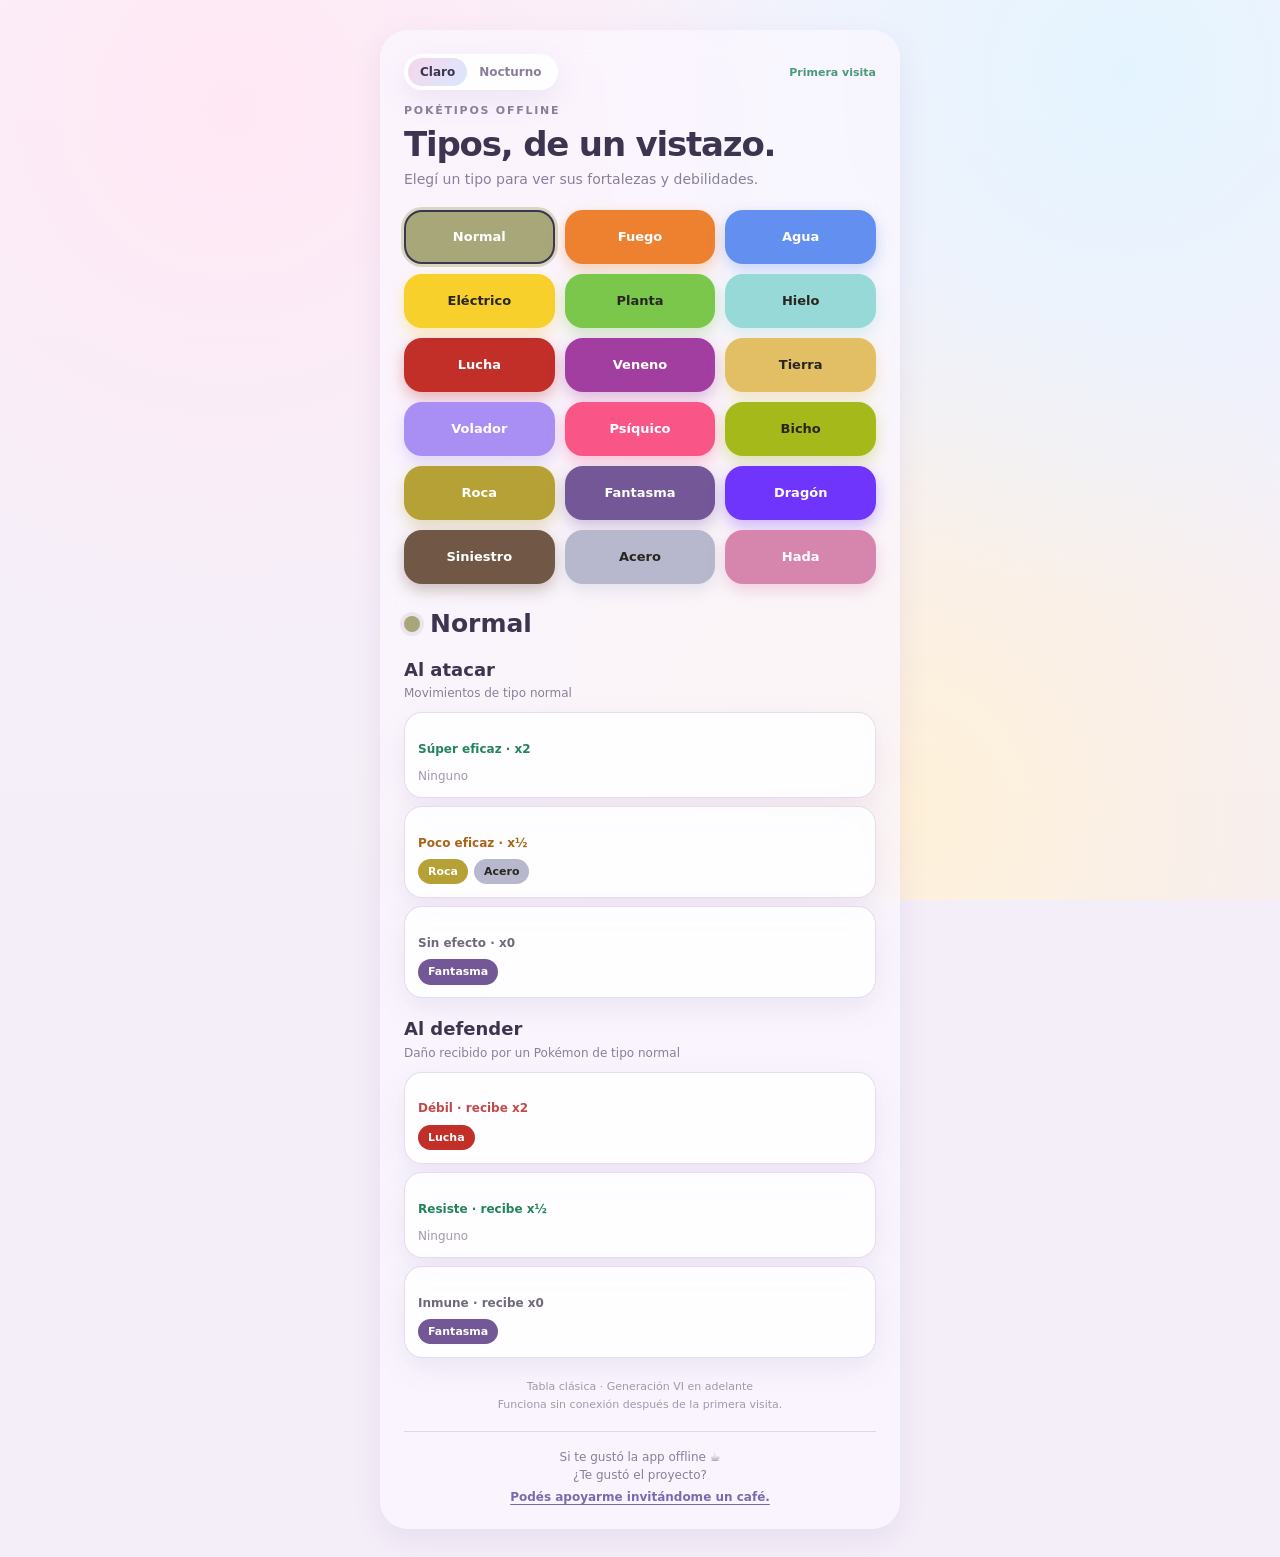
<file: index.html>
<!doctype html>
<html lang="es">
<head>
  <meta charset="utf-8">
  <meta name="viewport" content="width=device-width, initial-scale=1, viewport-fit=cover">
  <meta name="theme-color" content="#f4eef8">
  <meta name="description" content="Consultá fortalezas, debilidades y efectividades de los 18 tipos Pokémon, incluso sin conexión.">
  <link rel="manifest" href="./manifest.webmanifest">
  <link rel="icon" type="image/png" sizes="192x192" href="./icons/icon-192.png">
  <link rel="apple-touch-icon" href="./icons/icon-192.png">
  <link rel="stylesheet" href="./styles.css">
  <title>PokéTipos Offline</title>
</head>
<body>
  <main class="app-shell">
    <header class="app-header">
      <div class="top-bar">
        <div class="theme-switch" role="group" aria-label="Tema">
          <button id="theme-light" type="button" class="theme-btn" aria-pressed="true">Claro</button>
          <button id="theme-dark" type="button" class="theme-btn" aria-pressed="false">Nocturno</button>
        </div>
        <span id="connection-state" class="connection-state" role="status">Offline listo</span>
      </div>
      <div class="brand-line">
        <span class="eyebrow">POKÉTIPOS OFFLINE</span>
      </div>
      <h1>Tipos, de un vistazo.</h1>
      <p class="intro">Elegí un tipo para ver sus fortalezas y debilidades.</p>
    </header>

    <section aria-label="Seleccionar tipo">
      <div id="type-grid" class="type-grid" role="group" aria-label="18 tipos disponibles"></div>
    </section>

    <section class="details" aria-live="polite" aria-atomic="false">
      <div class="selected-type">
        <span id="selected-swatch" class="selected-swatch" aria-hidden="true"></span>
        <h2 id="selected-name">Normal</h2>
      </div>
      <div class="matchup-section">
        <h3>Al atacar</h3>
        <p id="attack-caption" class="section-caption"></p>
        <div id="attack-groups" class="effect-groups"></div>
      </div>
      <div class="matchup-section">
        <h3>Al defender</h3>
        <p id="defense-caption" class="section-caption"></p>
        <div id="defense-groups" class="effect-groups"></div>
      </div>
    </section>

    <footer class="app-footer">
      <button id="install-button" class="install-button" type="button" hidden>Instalar PokéTipos Offline</button>
      <p>Tabla clásica · Generación VI en adelante</p>
      <p>Funciona sin conexión después de la primera visita.</p>
      <div class="support-note">
        <p>Si te gustó la app offline ☕</p>
        <p>¿Te gustó el proyecto?</p>
        <a href="https://ko-fi.com/martinmartinezgarcia" target="_blank" rel="noopener noreferrer">Podés apoyarme invitándome un café.</a>
      </div>
    </footer>
  </main>
  <script src="./app.js" defer></script>
</body>
</html>
</file>
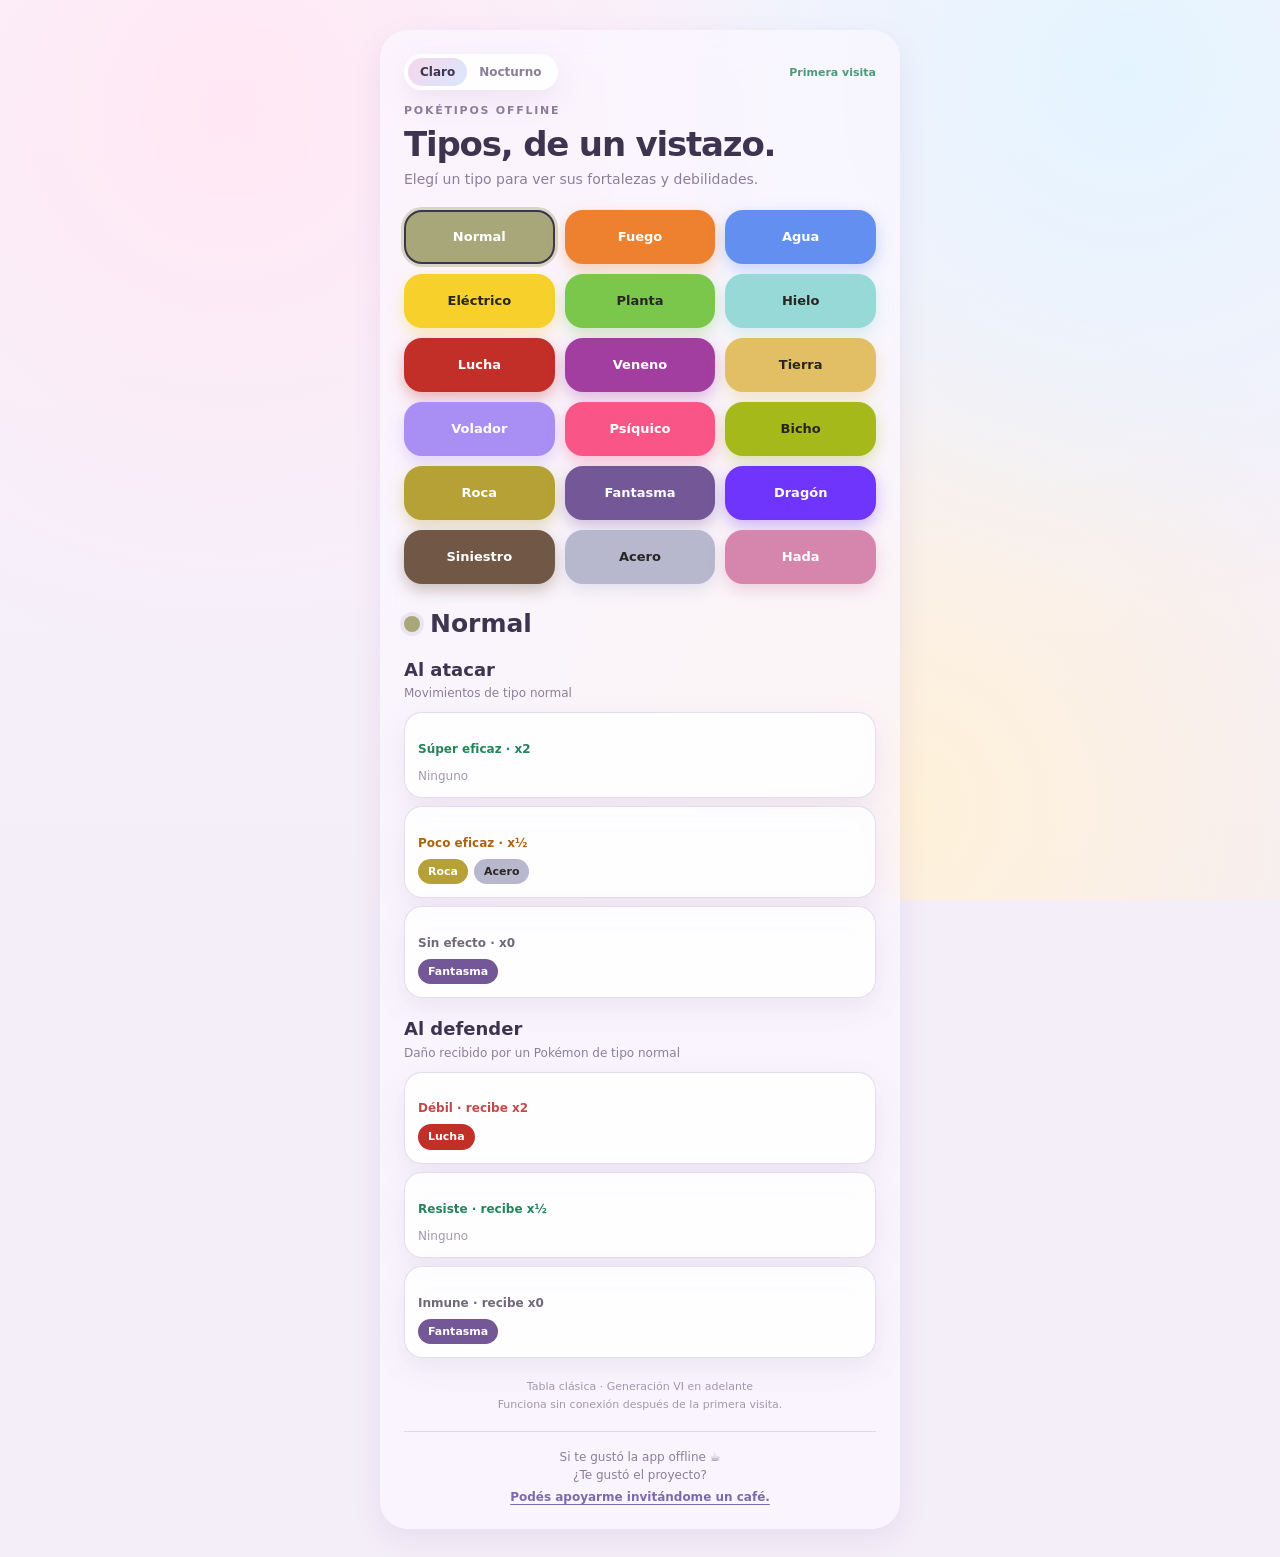
<file: preview/index.html>
<!doctype html>
<html lang="es">
<head>
  <meta charset="utf-8">
  <meta name="viewport" content="width=device-width, initial-scale=1">
  <meta http-equiv="refresh" content="0; url=../index.html">
  <title>PokéTipos</title>
</head>
<body>
  <p><a href="../index.html">Abrir PokéTipos</a></p>
</body>
</html>
</file>
<file: styles.css>
:root {
  color-scheme: light;
  --bg: #f4eef8;
  --bg-soft: #fbf7ff;
  --ink: #3d3550;
  --muted: #8a7f9a;
  --muted-2: #a398ad;
  --card: rgba(255, 255, 255, 0.78);
  --line: rgba(180, 160, 200, 0.35);
  --accent: #7c6aad;
  --ok: #4c9a7a;
  --shadow: 0 10px 28px rgba(140, 110, 170, 0.12);
  --glow: radial-gradient(circle at 18% 12%, #ffe8f4 0%, transparent 42%),
          radial-gradient(circle at 88% 8%, #e4f4ff 0%, transparent 38%),
          radial-gradient(circle at 70% 90%, #fff1d8 0%, transparent 46%),
          linear-gradient(180deg, #f8f2fb 0%, #f4eef8 100%);
  font-family: system-ui, -apple-system, BlinkMacSystemFont, "Segoe UI", sans-serif;
  color: var(--ink);
  background: var(--bg);
  font-synthesis: none;
  text-rendering: optimizeLegibility;
  -webkit-tap-highlight-color: transparent;
}

html[data-theme="dark"] {
  color-scheme: dark;
  --bg: #1c1828;
  --bg-soft: #251f34;
  --ink: #f3ecfb;
  --muted: #b5a8c6;
  --muted-2: #8e829e;
  --card: rgba(42, 35, 58, 0.82);
  --line: rgba(180, 150, 210, 0.22);
  --accent: #cbb6f0;
  --ok: #7ed0ab;
  --shadow: 0 12px 32px rgba(8, 4, 16, 0.35);
  --glow: radial-gradient(circle at 16% 10%, #3a2858 0%, transparent 42%),
          radial-gradient(circle at 90% 6%, #243656 0%, transparent 40%),
          radial-gradient(circle at 72% 92%, #3a2a40 0%, transparent 48%),
          linear-gradient(180deg, #221c30 0%, #1c1828 100%);
}

* { box-sizing: border-box; }

body {
  min-width: 320px;
  min-height: 100vh;
  margin: 0;
  padding: max(20px, env(safe-area-inset-top)) 16px max(28px, env(safe-area-inset-bottom));
  background: var(--glow);
  background-attachment: fixed;
  color: var(--ink);
  transition: background 280ms ease, color 280ms ease;
}

.app-shell { width: min(100%, 520px); margin: 0 auto; }
.app-header { margin-bottom: 20px; }

.top-bar {
  display: flex;
  align-items: center;
  justify-content: space-between;
  gap: 10px;
  margin-bottom: 14px;
}

.theme-switch {
  display: inline-flex;
  padding: 4px;
  border-radius: 999px;
  background: var(--card);
  box-shadow: var(--shadow);
  backdrop-filter: blur(10px);
}

.theme-btn {
  border: 0;
  border-radius: 999px;
  padding: 7px 12px;
  background: transparent;
  color: var(--muted);
  font: inherit;
  font-size: 12px;
  font-weight: 750;
  cursor: pointer;
  transition: background 180ms ease, color 180ms ease, transform 180ms ease;
}

.theme-btn[aria-pressed="true"] {
  background: linear-gradient(135deg, #f7d6ea, #d9e8ff);
  color: #3d3550;
}

html[data-theme="dark"] .theme-btn[aria-pressed="true"] {
  background: linear-gradient(135deg, #5a4578, #3d4f78);
  color: #f3ecfb;
}

.brand-line { display: flex; align-items: center; justify-content: space-between; gap: 10px; }
.eyebrow { color: var(--muted); font-size: 11px; font-weight: 800; letter-spacing: .16em; }
.connection-state { color: var(--ok); font-size: 11px; font-weight: 700; }
h1 { margin: 9px 0 6px; font-size: clamp(27px, 8vw, 34px); line-height: 1.1; letter-spacing: -.035em; }
.intro { margin: 0; color: var(--muted); font-size: 14px; line-height: 1.45; }

.type-grid { display: grid; grid-template-columns: repeat(3, minmax(0, 1fr)); gap: 9px; }
.type-tile {
  min-height: 50px;
  padding: 8px 5px;
  border: 2px solid transparent;
  border-radius: 18px;
  background: var(--type-color);
  color: var(--type-text);
  font: inherit;
  font-size: 13px;
  font-weight: 750;
  cursor: pointer;
  touch-action: manipulation;
  box-shadow: 0 6px 16px color-mix(in srgb, var(--type-color) 35%, transparent);
  transition: transform 160ms ease, border-color 160ms ease, filter 160ms ease, box-shadow 160ms ease;
}
.type-tile:hover { transform: translateY(-2px); filter: saturate(1.08); }
.type-tile:active { transform: scale(.97); }
.type-tile[aria-pressed="true"] {
  border-color: var(--ink);
  box-shadow: 0 0 0 3px color-mix(in srgb, var(--type-color) 45%, white);
}
.type-tile:focus-visible, .install-button:focus-visible, .theme-btn:focus-visible {
  outline: 3px solid var(--accent);
  outline-offset: 3px;
}

.details { margin-top: 25px; }
.selected-type { display: flex; align-items: center; gap: 10px; margin-bottom: 16px; }
.selected-swatch {
  width: 16px;
  height: 16px;
  flex: 0 0 auto;
  border-radius: 50%;
  box-shadow: 0 0 0 4px color-mix(in srgb, currentColor 8%, transparent);
  animation: pulse 2.4s ease-in-out infinite;
}
h2 { margin: 0; font-size: 25px; line-height: 1.2; }
.matchup-section { margin-top: 20px; }
h3 { margin: 0; font-size: 18px; line-height: 1.25; }
.section-caption { margin: 4px 0 10px; color: var(--muted); font-size: 12px; line-height: 1.4; }
.effect-groups { display: grid; gap: 8px; }
.effect-group {
  min-width: 0;
  padding: 13px;
  border-radius: 18px;
  background: var(--card);
  border: 1px solid var(--line);
  box-shadow: var(--shadow);
  backdrop-filter: blur(12px);
}
.effect-label { margin-bottom: 9px; font-size: 12px; font-weight: 800; }
.effect-types { display: flex; flex-wrap: wrap; gap: 6px; }
.type-chip {
  padding: 6px 10px;
  border-radius: 99px;
  background: var(--type-color);
  color: var(--type-text);
  font-size: 11px;
  font-weight: 750;
  line-height: 1.2;
  transition: transform 160ms ease;
}
.type-chip:hover { transform: translateY(-1px); }
.empty-result { color: var(--muted-2); font-size: 12px; }

.app-footer { margin-top: 22px; text-align: center; }
.app-footer p { margin: 5px 0; color: var(--muted-2); font-size: 11px; }
.support-note { margin-top: 20px; padding-top: 14px; border-top: 1px solid var(--line); }
.support-note p { margin: 4px 0; color: var(--muted); font-size: 12px; }
.support-note a { display: inline-block; margin-top: 4px; color: var(--accent); font-size: 12px; font-weight: 700; text-underline-offset: 3px; }
.install-button {
  margin-bottom: 12px;
  padding: 11px 17px;
  border: 0;
  border-radius: 99px;
  background: linear-gradient(135deg, #c9b6e8, #9bb8e8);
  color: #2f2940;
  font: inherit;
  font-size: 13px;
  font-weight: 750;
  cursor: pointer;
}
.install-button[hidden] { display: none; }

@keyframes pulse {
  0%, 100% { transform: scale(1); opacity: 1; }
  50% { transform: scale(1.18); opacity: .85; }
}

@media (min-width: 560px) {
  body { padding-top: 30px; }
  .app-shell {
    padding: 24px;
    border-radius: 28px;
    background: color-mix(in srgb, var(--bg-soft) 72%, transparent);
    box-shadow: var(--shadow);
    backdrop-filter: blur(16px);
  }
  .type-grid { gap: 10px; }
  .type-tile { min-height: 54px; }
  .effect-groups { grid-template-columns: 1fr; }
}

@media (prefers-reduced-motion: reduce) {
  *, *::before, *::after { scroll-behavior: auto !important; transition-duration: .01ms !important; animation: none !important; }
}
</file>
